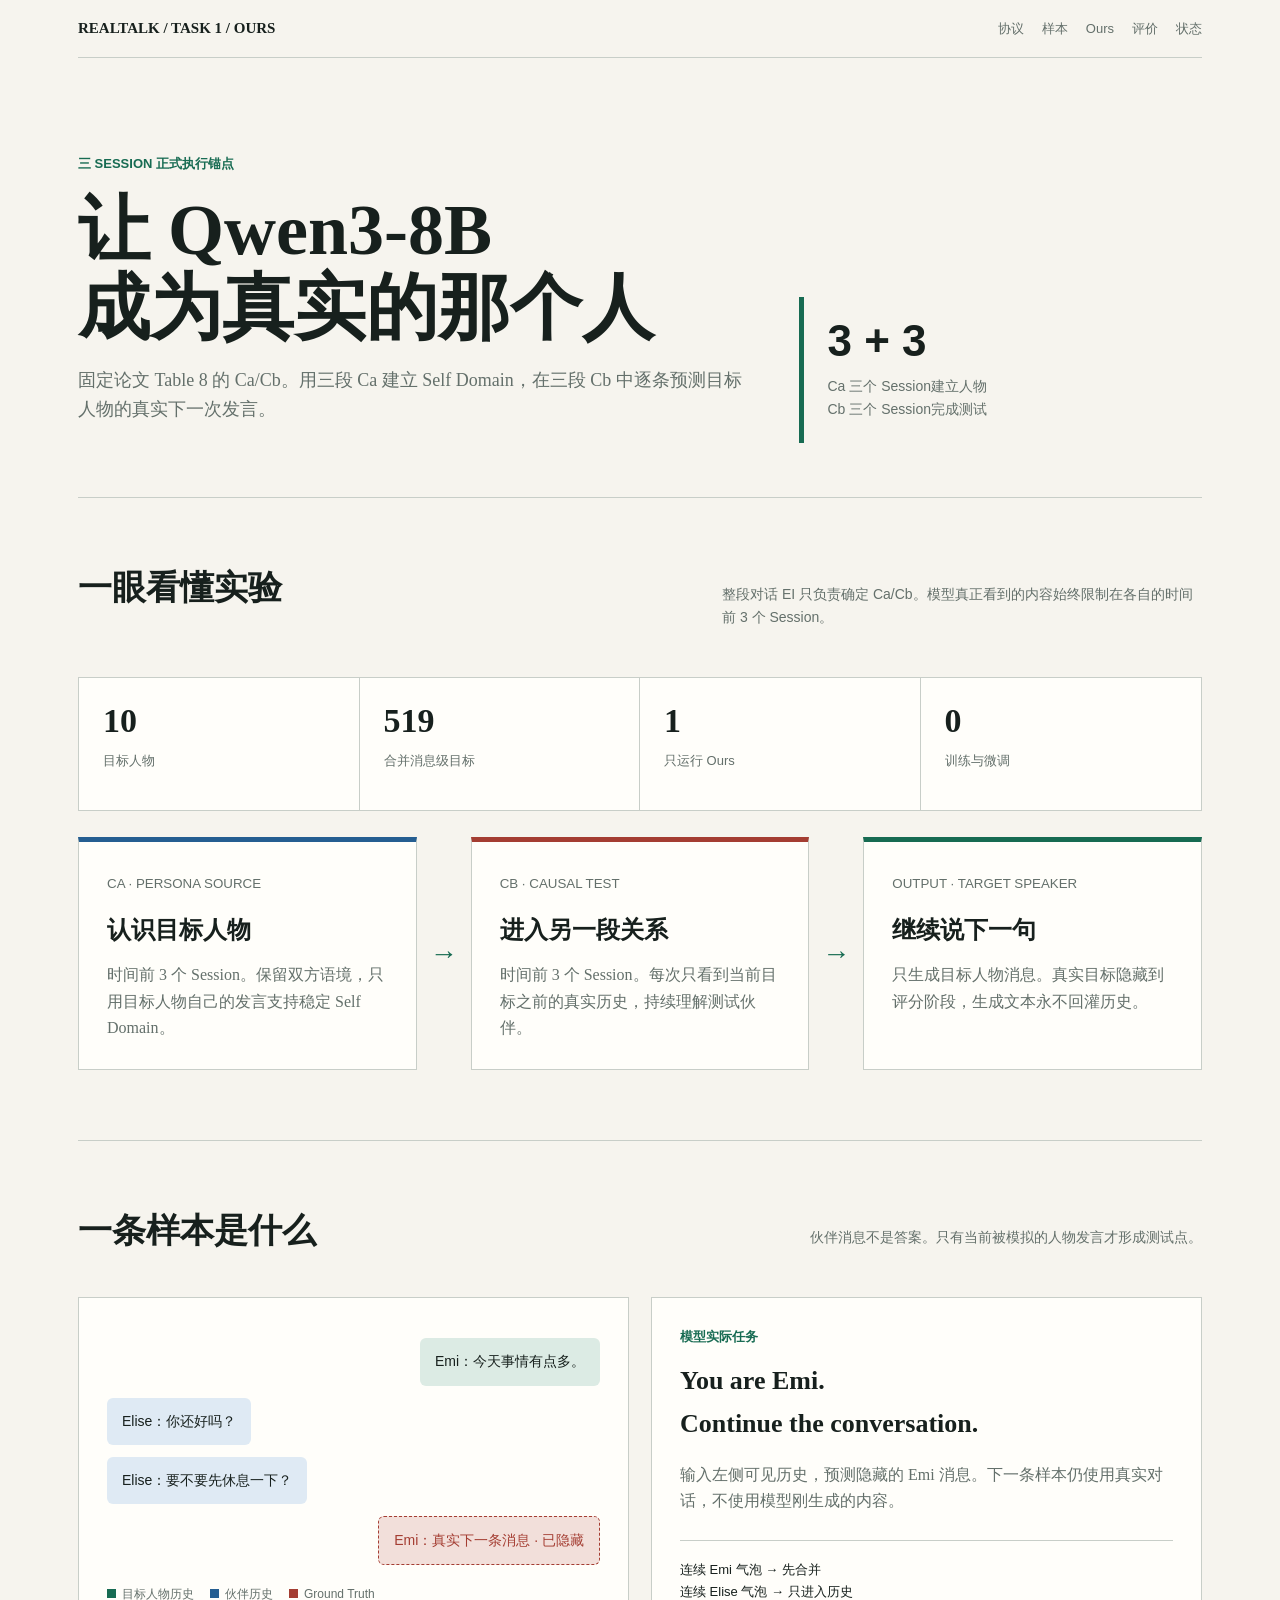
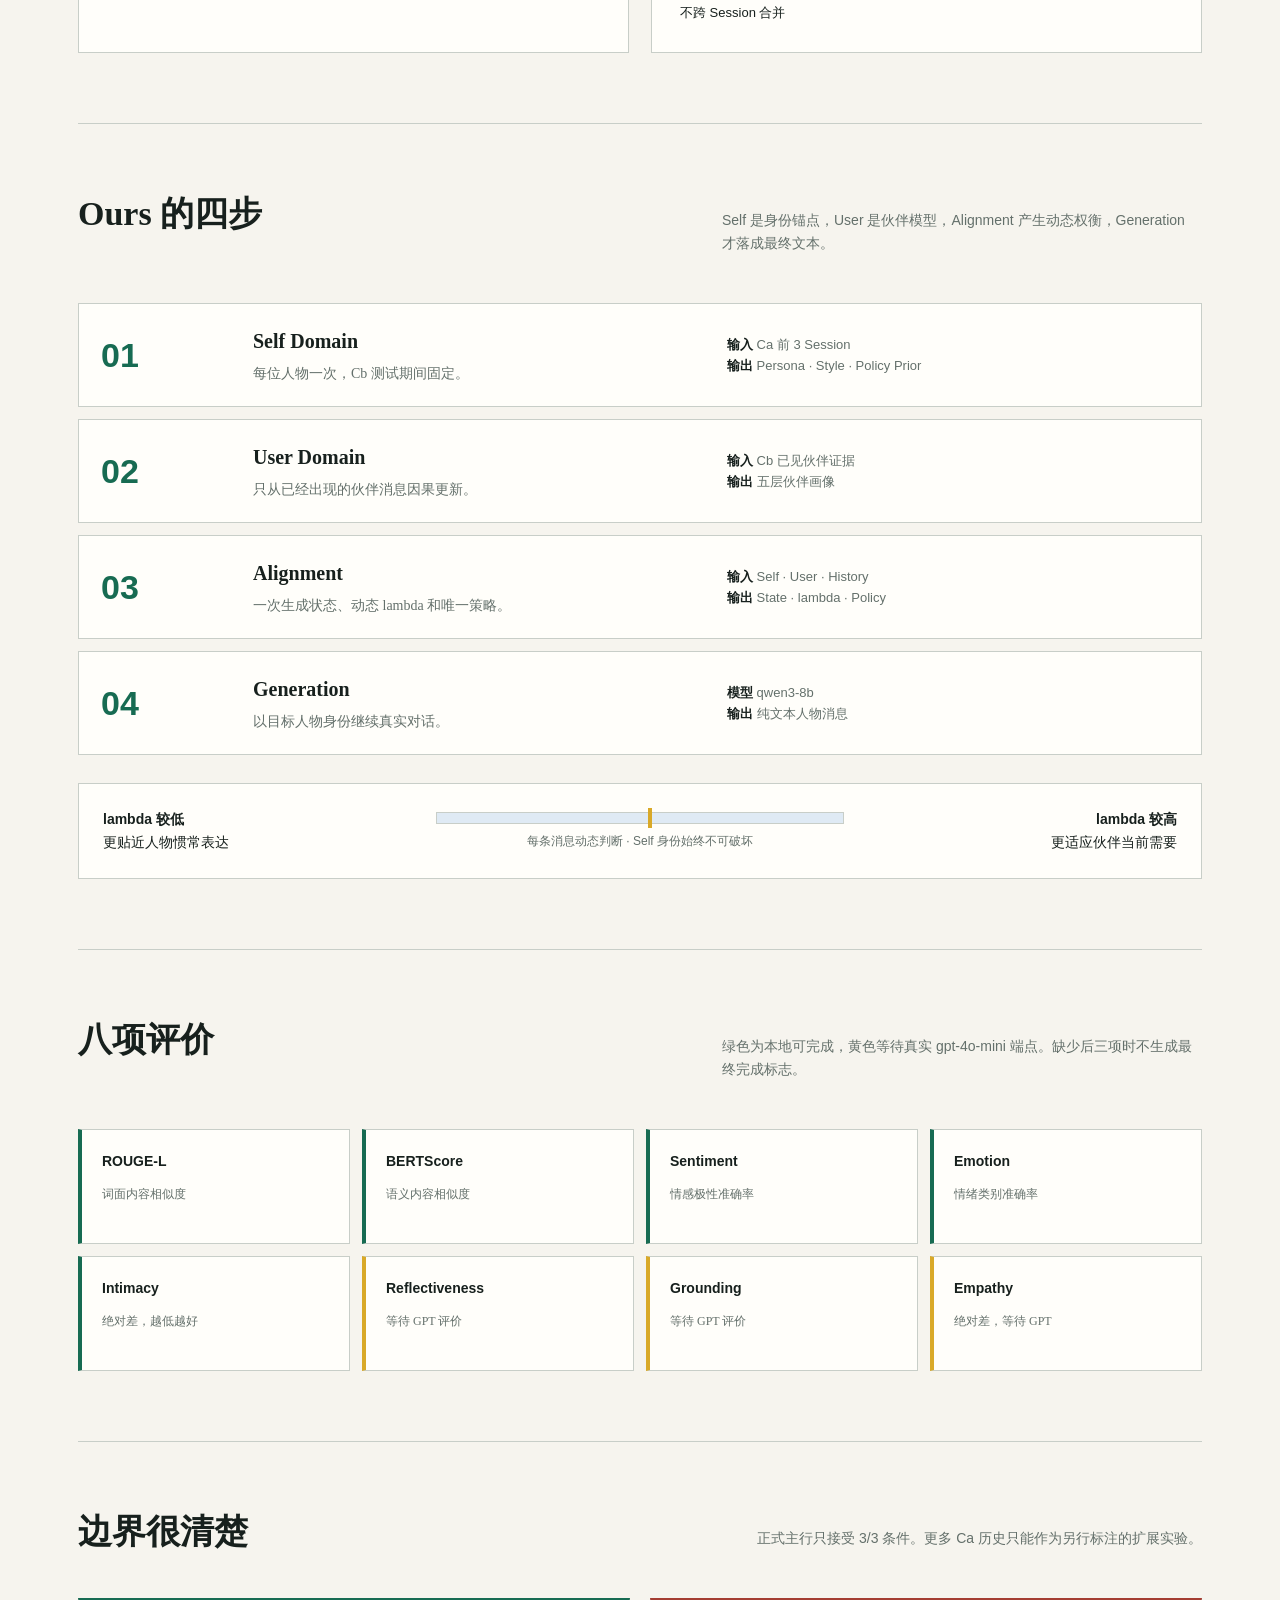
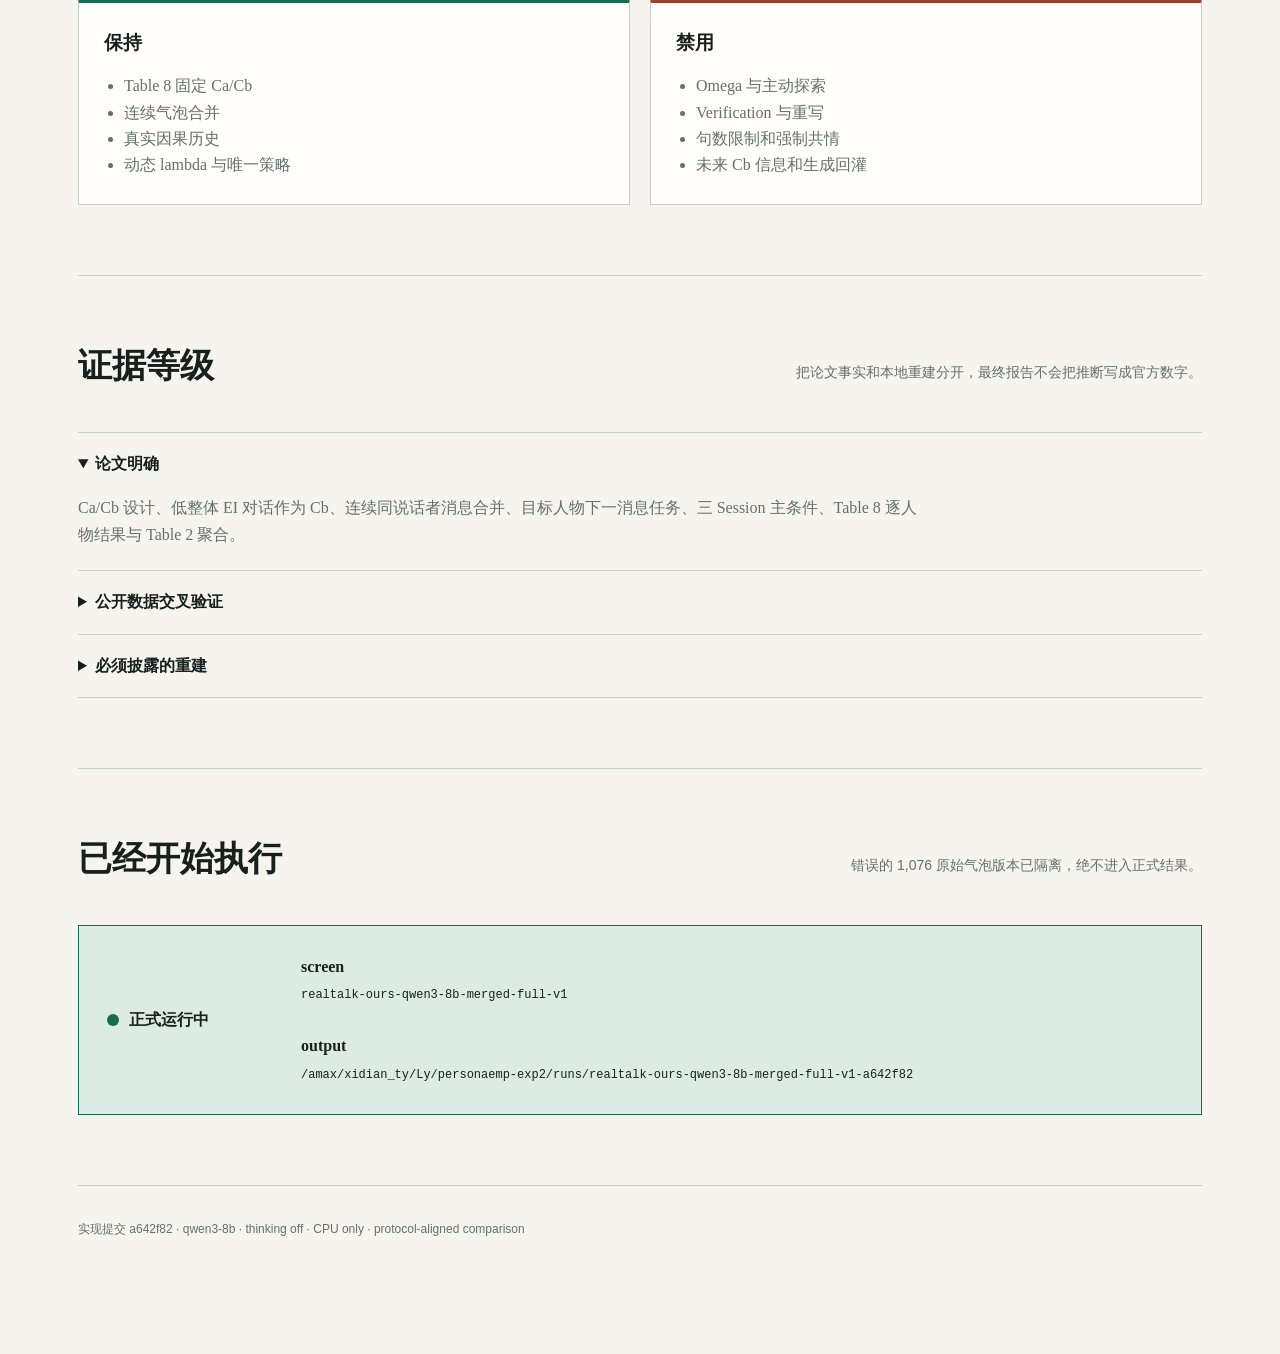
<file: EXP2_REALTALK_OURS_3SESSION_OVERVIEW_ZH.html>
<!doctype html>
<html lang="zh-CN">
<head>
  <meta charset="utf-8">
  <meta name="viewport" content="width=device-width, initial-scale=1">
  <title>REALTALK Task 1 · Ours 三 Session 实验</title>
  <style>
    :root {
      --paper: #f6f4ee;
      --ink: #17201d;
      --muted: #64706b;
      --line: #c8cec8;
      --green: #176b52;
      --green-soft: #dcebe4;
      --blue: #255e91;
      --blue-soft: #dfeaf4;
      --red: #a43d32;
      --red-soft: #f2dfda;
      --yellow: #d9a928;
      --white: #fffefa;
    }

    * { box-sizing: border-box; }
    html { scroll-behavior: smooth; }
    body {
      margin: 0;
      color: var(--ink);
      background: var(--paper);
      font-family: "Noto Serif SC", "Source Han Serif SC", "Microsoft YaHei", serif;
      line-height: 1.65;
      letter-spacing: 0;
    }

    .shell { max-width: 1180px; margin: 0 auto; padding: 0 28px 80px; }
    .topbar {
      position: sticky;
      top: 0;
      z-index: 20;
      display: flex;
      align-items: center;
      justify-content: space-between;
      min-height: 58px;
      border-bottom: 1px solid var(--line);
      background: rgba(246, 244, 238, .96);
      backdrop-filter: blur(10px);
    }
    .brand { font-weight: 800; font-size: 15px; }
    .nav { display: flex; gap: 18px; font-family: "Microsoft YaHei", sans-serif; font-size: 13px; }
    .nav a { color: var(--muted); text-decoration: none; }
    .nav a:hover { color: var(--green); }

    header {
      display: grid;
      grid-template-columns: 1.25fr .75fr;
      gap: 48px;
      align-items: end;
      min-height: 440px;
      padding: 72px 0 54px;
      border-bottom: 1px solid var(--line);
    }
    .kicker {
      font-family: "Microsoft YaHei", sans-serif;
      color: var(--green);
      font-size: 13px;
      font-weight: 800;
      text-transform: uppercase;
    }
    h1 { margin: 18px 0; max-width: 760px; font-size: clamp(38px, 6vw, 72px); line-height: 1.08; }
    .lead { max-width: 680px; color: var(--muted); font-size: 18px; }
    .stamp {
      border-left: 5px solid var(--green);
      padding: 22px 0 22px 24px;
      font-family: "Microsoft YaHei", sans-serif;
    }
    .stamp strong { display: block; font-size: 44px; line-height: 1; }
    .stamp span { display: block; margin-top: 12px; color: var(--muted); font-size: 14px; }

    section { padding: 70px 0; border-bottom: 1px solid var(--line); }
    .section-head { display: flex; align-items: baseline; justify-content: space-between; gap: 24px; margin-bottom: 34px; }
    h2 { margin: 0; font-size: 34px; line-height: 1.2; }
    .section-note { max-width: 480px; color: var(--muted); font-family: "Microsoft YaHei", sans-serif; font-size: 14px; }

    .facts { display: grid; grid-template-columns: repeat(4, 1fr); border: 1px solid var(--line); background: var(--white); }
    .fact { min-height: 132px; padding: 24px; border-right: 1px solid var(--line); }
    .fact:last-child { border-right: 0; }
    .fact b { display: block; font-size: 34px; line-height: 1.1; }
    .fact span { display: block; margin-top: 10px; color: var(--muted); font-family: "Microsoft YaHei", sans-serif; font-size: 13px; }

    .rail {
      display: grid;
      grid-template-columns: 1fr 54px 1fr 54px 1fr;
      align-items: stretch;
    }
    .rail-card { min-height: 220px; padding: 28px; border: 1px solid var(--line); background: var(--white); }
    .rail-card.ca { border-top: 5px solid var(--blue); }
    .rail-card.cb { border-top: 5px solid var(--red); }
    .rail-card.out { border-top: 5px solid var(--green); }
    .rail-card small { font-family: "Microsoft YaHei", sans-serif; color: var(--muted); }
    .rail-card h3 { margin: 14px 0 12px; font-size: 24px; }
    .rail-card p { margin: 0; color: var(--muted); }
    .arrow { display: grid; place-items: center; color: var(--green); font: 700 28px/1 sans-serif; }

    .sample {
      display: grid;
      grid-template-columns: 1fr 1fr;
      gap: 22px;
    }
    .chat { border: 1px solid var(--line); background: var(--white); padding: 28px; }
    .bubble { width: fit-content; max-width: 82%; margin: 12px 0; padding: 12px 15px; border-radius: 6px; font-family: "Microsoft YaHei", sans-serif; font-size: 14px; }
    .bubble.partner { background: var(--blue-soft); }
    .bubble.target { margin-left: auto; background: var(--green-soft); }
    .bubble.hidden { margin-left: auto; border: 1px dashed var(--red); color: var(--red); background: var(--red-soft); }
    .legend { display: flex; flex-wrap: wrap; gap: 16px; margin-top: 20px; color: var(--muted); font-family: "Microsoft YaHei", sans-serif; font-size: 12px; }
    .dot { display: inline-block; width: 9px; height: 9px; margin-right: 6px; }
    .dot.blue { background: var(--blue); } .dot.green { background: var(--green); } .dot.red { background: var(--red); }

    .ours-stack { display: grid; gap: 12px; }
    .stage {
      display: grid;
      grid-template-columns: 130px 1fr 1fr;
      gap: 22px;
      align-items: center;
      min-height: 104px;
      padding: 18px 22px;
      border: 1px solid var(--line);
      background: var(--white);
    }
    .stage-index { font: 800 34px/1 "Microsoft YaHei", sans-serif; color: var(--green); }
    .stage h3 { margin: 0 0 4px; font-size: 20px; }
    .stage p { margin: 0; color: var(--muted); font-size: 14px; }
    .io { font-family: "Microsoft YaHei", sans-serif; font-size: 13px; color: var(--muted); }
    .io b { color: var(--ink); }

    .lambda {
      display: grid;
      grid-template-columns: 1fr 1.3fr 1fr;
      align-items: center;
      gap: 18px;
      margin-top: 28px;
      padding: 24px;
      border: 1px solid var(--line);
      background: var(--white);
    }
    .lambda-side { font-family: "Microsoft YaHei", sans-serif; font-size: 14px; }
    .lambda-side:last-child { text-align: right; }
    .meter { position: relative; height: 12px; background: var(--blue-soft); border: 1px solid var(--line); }
    .meter::after { content: ""; position: absolute; inset: -5px auto -5px 52%; width: 4px; background: var(--yellow); }
    .meter-label { margin-top: 9px; text-align: center; color: var(--muted); font: 12px "Microsoft YaHei", sans-serif; }

    .metrics { display: grid; grid-template-columns: repeat(4, 1fr); gap: 12px; }
    .metric { min-height: 115px; padding: 20px; border: 1px solid var(--line); background: var(--white); }
    .metric.local { border-left: 4px solid var(--green); }
    .metric.pending { border-left: 4px solid var(--yellow); }
    .metric b { display: block; font-family: "Microsoft YaHei", sans-serif; font-size: 14px; }
    .metric span { display: block; margin-top: 12px; color: var(--muted); font-size: 12px; }

    .boundary { display: grid; grid-template-columns: 1fr 1fr; gap: 20px; }
    .yes, .no { padding: 25px; border: 1px solid var(--line); background: var(--white); }
    .yes { border-top: 5px solid var(--green); }
    .no { border-top: 5px solid var(--red); }
    .boundary h3 { margin: 0 0 14px; }
    .boundary ul { margin: 0; padding-left: 20px; color: var(--muted); }

    details { border-top: 1px solid var(--line); }
    details:last-child { border-bottom: 1px solid var(--line); }
    summary { cursor: pointer; padding: 18px 0; font-weight: 800; }
    details p { max-width: 850px; margin: 0 0 22px; color: var(--muted); }

    .run {
      display: grid;
      grid-template-columns: 170px 1fr;
      gap: 24px;
      padding: 28px;
      border: 1px solid var(--green);
      background: var(--green-soft);
    }
    .pulse { display: flex; align-items: center; gap: 10px; font-family: "Microsoft YaHei", sans-serif; font-weight: 800; }
    .pulse::before { content: ""; width: 12px; height: 12px; border-radius: 50%; background: var(--green); animation: pulse 1.8s infinite; }
    @keyframes pulse { 50% { opacity: .35; transform: scale(.78); } }
    code { overflow-wrap: anywhere; font-family: Consolas, monospace; font-size: 12px; }

    footer { padding: 34px 0; color: var(--muted); font-family: "Microsoft YaHei", sans-serif; font-size: 12px; }

    @media (max-width: 850px) {
      .shell { padding-inline: 18px; }
      .nav { display: none; }
      header { grid-template-columns: 1fr; min-height: auto; padding-top: 48px; }
      .facts, .metrics { grid-template-columns: 1fr 1fr; }
      .fact:nth-child(2) { border-right: 0; }
      .rail { grid-template-columns: 1fr; gap: 10px; }
      .arrow { transform: rotate(90deg); min-height: 34px; }
      .sample, .boundary { grid-template-columns: 1fr; }
      .stage { grid-template-columns: 70px 1fr; }
      .stage .io { grid-column: 2; }
      .lambda { grid-template-columns: 1fr; }
      .lambda-side:last-child { text-align: left; }
      .run { grid-template-columns: 1fr; }
    }

    @media (max-width: 520px) {
      h1 { font-size: 40px; }
      .facts, .metrics { grid-template-columns: 1fr; }
      .fact { border-right: 0; border-bottom: 1px solid var(--line); }
      .stage { grid-template-columns: 1fr; }
      .stage .io { grid-column: 1; }
    }

    @media print {
      .topbar { position: static; }
      .pulse::before { animation: none; }
      body { background: white; }
    }
  </style>
</head>
<body>
  <div class="shell">
    <nav class="topbar">
      <div class="brand">REALTALK / TASK 1 / OURS</div>
      <div class="nav">
        <a href="#protocol">协议</a>
        <a href="#sample">样本</a>
        <a href="#ours">Ours</a>
        <a href="#metrics">评价</a>
        <a href="#status">状态</a>
      </div>
    </nav>

    <header>
      <div>
        <div class="kicker">三 Session 正式执行锚点</div>
        <h1>让 Qwen3-8B<br>成为真实的那个人</h1>
        <p class="lead">固定论文 Table 8 的 Ca/Cb。用三段 Ca 建立 Self Domain，在三段 Cb 中逐条预测目标人物的真实下一次发言。</p>
      </div>
      <div class="stamp">
        <strong>3 + 3</strong>
        <span>Ca 三个 Session建立人物<br>Cb 三个 Session完成测试</span>
      </div>
    </header>

    <section id="protocol">
      <div class="section-head">
        <h2>一眼看懂实验</h2>
        <p class="section-note">整段对话 EI 只负责确定 Ca/Cb。模型真正看到的内容始终限制在各自的时间前 3 个 Session。</p>
      </div>
      <div class="facts">
        <div class="fact"><b>10</b><span>目标人物</span></div>
        <div class="fact"><b>519</b><span>合并消息级目标</span></div>
        <div class="fact"><b>1</b><span>只运行 Ours</span></div>
        <div class="fact"><b>0</b><span>训练与微调</span></div>
      </div>
      <div class="rail" style="margin-top:26px">
        <article class="rail-card ca">
          <small>CA · PERSONA SOURCE</small>
          <h3>认识目标人物</h3>
          <p>时间前 3 个 Session。保留双方语境，只用目标人物自己的发言支持稳定 Self Domain。</p>
        </article>
        <div class="arrow">→</div>
        <article class="rail-card cb">
          <small>CB · CAUSAL TEST</small>
          <h3>进入另一段关系</h3>
          <p>时间前 3 个 Session。每次只看到当前目标之前的真实历史，持续理解测试伙伴。</p>
        </article>
        <div class="arrow">→</div>
        <article class="rail-card out">
          <small>OUTPUT · TARGET SPEAKER</small>
          <h3>继续说下一句</h3>
          <p>只生成目标人物消息。真实目标隐藏到评分阶段，生成文本永不回灌历史。</p>
        </article>
      </div>
    </section>

    <section id="sample">
      <div class="section-head">
        <h2>一条样本是什么</h2>
        <p class="section-note">伙伴消息不是答案。只有当前被模拟的人物发言才形成测试点。</p>
      </div>
      <div class="sample">
        <div class="chat">
          <div class="bubble target">Emi：今天事情有点多。</div>
          <div class="bubble partner">Elise：你还好吗？</div>
          <div class="bubble partner">Elise：要不要先休息一下？</div>
          <div class="bubble hidden">Emi：真实下一条消息 · 已隐藏</div>
          <div class="legend">
            <span><i class="dot green"></i>目标人物历史</span>
            <span><i class="dot blue"></i>伙伴历史</span>
            <span><i class="dot red"></i>Ground Truth</span>
          </div>
        </div>
        <div class="chat">
          <div class="kicker">模型实际任务</div>
          <h3 style="font-size:26px;margin:12px 0">You are Emi.<br>Continue the conversation.</h3>
          <p style="color:var(--muted)">输入左侧可见历史，预测隐藏的 Emi 消息。下一条样本仍使用真实对话，不使用模型刚生成的内容。</p>
          <div style="margin-top:26px;padding-top:18px;border-top:1px solid var(--line);font-family:'Microsoft YaHei',sans-serif;font-size:13px">
            连续 Emi 气泡 → 先合并<br>
            连续 Elise 气泡 → 只进入历史<br>
            不跨 Session 合并
          </div>
        </div>
      </div>
    </section>

    <section id="ours">
      <div class="section-head">
        <h2>Ours 的四步</h2>
        <p class="section-note">Self 是身份锚点，User 是伙伴模型，Alignment 产生动态权衡，Generation 才落成最终文本。</p>
      </div>
      <div class="ours-stack">
        <div class="stage">
          <div class="stage-index">01</div>
          <div><h3>Self Domain</h3><p>每位人物一次，Cb 测试期间固定。</p></div>
          <div class="io"><b>输入</b> Ca 前 3 Session<br><b>输出</b> Persona · Style · Policy Prior</div>
        </div>
        <div class="stage">
          <div class="stage-index">02</div>
          <div><h3>User Domain</h3><p>只从已经出现的伙伴消息因果更新。</p></div>
          <div class="io"><b>输入</b> Cb 已见伙伴证据<br><b>输出</b> 五层伙伴画像</div>
        </div>
        <div class="stage">
          <div class="stage-index">03</div>
          <div><h3>Alignment</h3><p>一次生成状态、动态 lambda 和唯一策略。</p></div>
          <div class="io"><b>输入</b> Self · User · History<br><b>输出</b> State · lambda · Policy</div>
        </div>
        <div class="stage">
          <div class="stage-index">04</div>
          <div><h3>Generation</h3><p>以目标人物身份继续真实对话。</p></div>
          <div class="io"><b>模型</b> qwen3-8b<br><b>输出</b> 纯文本人物消息</div>
        </div>
      </div>
      <div class="lambda">
        <div class="lambda-side"><b>lambda 较低</b><br>更贴近人物惯常表达</div>
        <div><div class="meter"></div><div class="meter-label">每条消息动态判断 · Self 身份始终不可破坏</div></div>
        <div class="lambda-side"><b>lambda 较高</b><br>更适应伙伴当前需要</div>
      </div>
    </section>

    <section id="metrics">
      <div class="section-head">
        <h2>八项评价</h2>
        <p class="section-note">绿色为本地可完成，黄色等待真实 gpt-4o-mini 端点。缺少后三项时不生成最终完成标志。</p>
      </div>
      <div class="metrics">
        <div class="metric local"><b>ROUGE-L</b><span>词面内容相似度</span></div>
        <div class="metric local"><b>BERTScore</b><span>语义内容相似度</span></div>
        <div class="metric local"><b>Sentiment</b><span>情感极性准确率</span></div>
        <div class="metric local"><b>Emotion</b><span>情绪类别准确率</span></div>
        <div class="metric local"><b>Intimacy</b><span>绝对差，越低越好</span></div>
        <div class="metric pending"><b>Reflectiveness</b><span>等待 GPT 评价</span></div>
        <div class="metric pending"><b>Grounding</b><span>等待 GPT 评价</span></div>
        <div class="metric pending"><b>Empathy</b><span>绝对差，等待 GPT</span></div>
      </div>
    </section>

    <section>
      <div class="section-head">
        <h2>边界很清楚</h2>
        <p class="section-note">正式主行只接受 3/3 条件。更多 Ca 历史只能作为另行标注的扩展实验。</p>
      </div>
      <div class="boundary">
        <div class="yes">
          <h3>保持</h3>
          <ul>
            <li>Table 8 固定 Ca/Cb</li>
            <li>连续气泡合并</li>
            <li>真实因果历史</li>
            <li>动态 lambda 与唯一策略</li>
          </ul>
        </div>
        <div class="no">
          <h3>禁用</h3>
          <ul>
            <li>Omega 与主动探索</li>
            <li>Verification 与重写</li>
            <li>句数限制和强制共情</li>
            <li>未来 Cb 信息和生成回灌</li>
          </ul>
        </div>
      </div>
    </section>

    <section>
      <div class="section-head">
        <h2>证据等级</h2>
        <p class="section-note">把论文事实和本地重建分开，最终报告不会把推断写成官方数字。</p>
      </div>
      <details open>
        <summary>论文明确</summary>
        <p>Ca/Cb 设计、低整体 EI 对话作为 Cb、连续同说话者消息合并、目标人物下一消息任务、三 Session 主条件、Table 8 逐人物结果与 Table 2 聚合。</p>
      </details>
      <details>
        <summary>公开数据交叉验证</summary>
        <p>按时间取前 N 个 Session 的合并消息累计数量与 Figure 7 横轴吻合，支持使用连续时间前缀。</p>
      </details>
      <details>
        <summary>必须披露的重建</summary>
        <p>Persona Simulation 构造代码和官方精确样本数未公开。519 是公开 JSON 按论文规则重建得到的测试规模。</p>
      </details>
    </section>

    <section id="status">
      <div class="section-head">
        <h2>已经开始执行</h2>
        <p class="section-note">错误的 1,076 原始气泡版本已隔离，绝不进入正式结果。</p>
      </div>
      <div class="run">
        <div class="pulse">正式运行中</div>
        <div>
          <b>screen</b><br><code>realtalk-ours-qwen3-8b-merged-full-v1</code><br><br>
          <b>output</b><br><code>/amax/xidian_ty/Ly/personaemp-exp2/runs/realtalk-ours-qwen3-8b-merged-full-v1-a642f82</code>
        </div>
      </div>
    </section>

    <footer>
      实现提交 a642f82 · qwen3-8b · thinking off · CPU only · protocol-aligned comparison
    </footer>
  </div>
</body>
</html>
</file>
